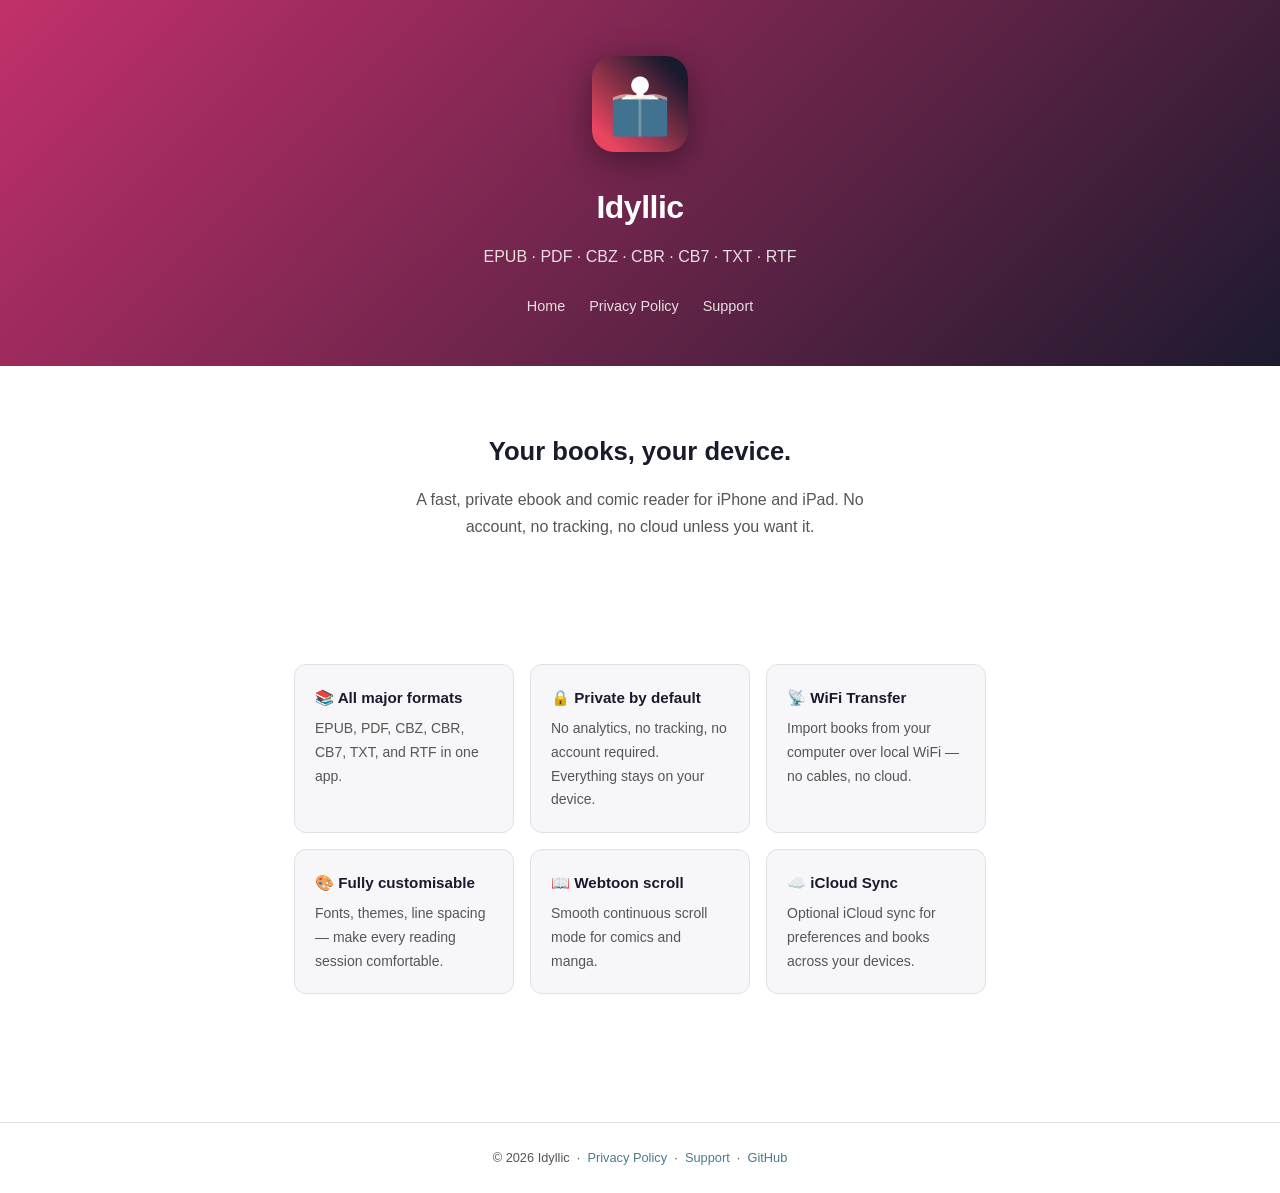
<file: docs/index.html>
<!DOCTYPE html>
<html lang="en">
<head>
  <meta charset="UTF-8">
  <meta name="viewport" content="width=device-width, initial-scale=1">
  <title>Idyllic — A private reader for books and comics</title>
  <meta name="description" content="Read EPUB, PDF, and comics on iPhone and iPad. No account required, no tracking, your books stay on your device.">
  <link rel="icon" href="icon.png">
  <link rel="stylesheet" href="style.css">
</head>
<body>

<header class="site-header">
  <img src="icon.png" alt="Idyllic icon">
  <h1>Idyllic</h1>
  <p>EPUB · PDF · CBZ · CBR · CB7 · TXT · RTF</p>
  <nav>
    <a href="index.html">Home</a>
    <a href="privacy.html">Privacy Policy</a>
    <a href="support.html">Support</a>
  </nav>
</header>

<main>
  <section class="hero">
    <h2>Your books, your device.</h2>
    <p>A fast, private ebook and comic reader for iPhone and iPad. No account, no tracking, no cloud unless you want it.</p>
    <!-- Uncomment when live on the App Store:
    <a class="badge" href="https://apps.apple.com/app/idXXXXXXXXX">
      <img src="https://developer.apple.com/assets/elements/badges/download-on-the-app-store.svg" alt="Download on the App Store">
    </a>
    -->
  </section>

  <div class="features">
    <div class="feature">
      <h3>📚 All major formats</h3>
      <p>EPUB, PDF, CBZ, CBR, CB7, TXT, and RTF in one app.</p>
    </div>
    <div class="feature">
      <h3>🔒 Private by default</h3>
      <p>No analytics, no tracking, no account required. Everything stays on your device.</p>
    </div>
    <div class="feature">
      <h3>📡 WiFi Transfer</h3>
      <p>Import books from your computer over local WiFi — no cables, no cloud.</p>
    </div>
    <div class="feature">
      <h3>🎨 Fully customisable</h3>
      <p>Fonts, themes, line spacing — make every reading session comfortable.</p>
    </div>
    <div class="feature">
      <h3>📖 Webtoon scroll</h3>
      <p>Smooth continuous scroll mode for comics and manga.</p>
    </div>
    <div class="feature">
      <h3>☁️ iCloud Sync</h3>
      <p>Optional iCloud sync for preferences and books across your devices.</p>
    </div>
  </div>
</main>

<footer>
  &copy; 2026 Idyllic &nbsp;·&nbsp;
  <a href="privacy.html">Privacy Policy</a> &nbsp;·&nbsp;
  <a href="support.html">Support</a> &nbsp;·&nbsp;
  <a href="https://github.com/cheokjiade/idyllic-ebook-reader">GitHub</a>
</footer>

</body>
</html>
</file>
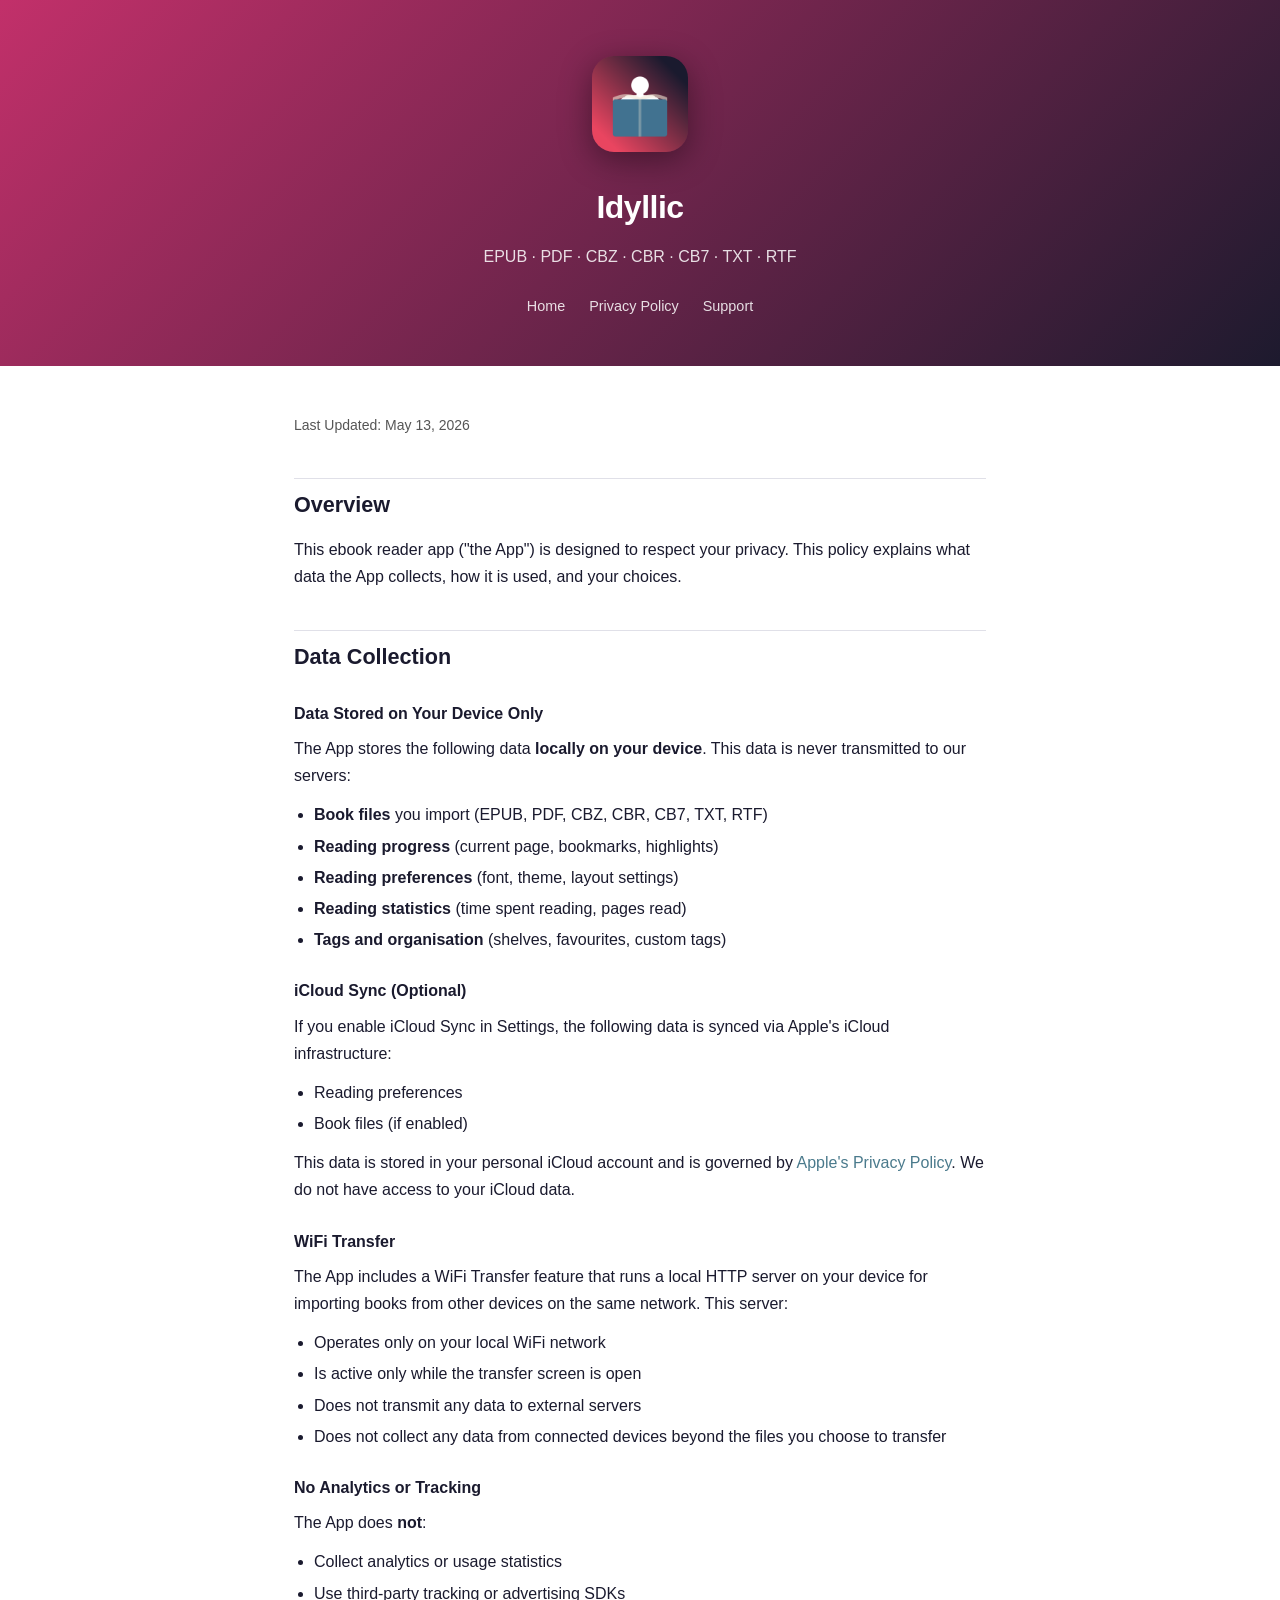
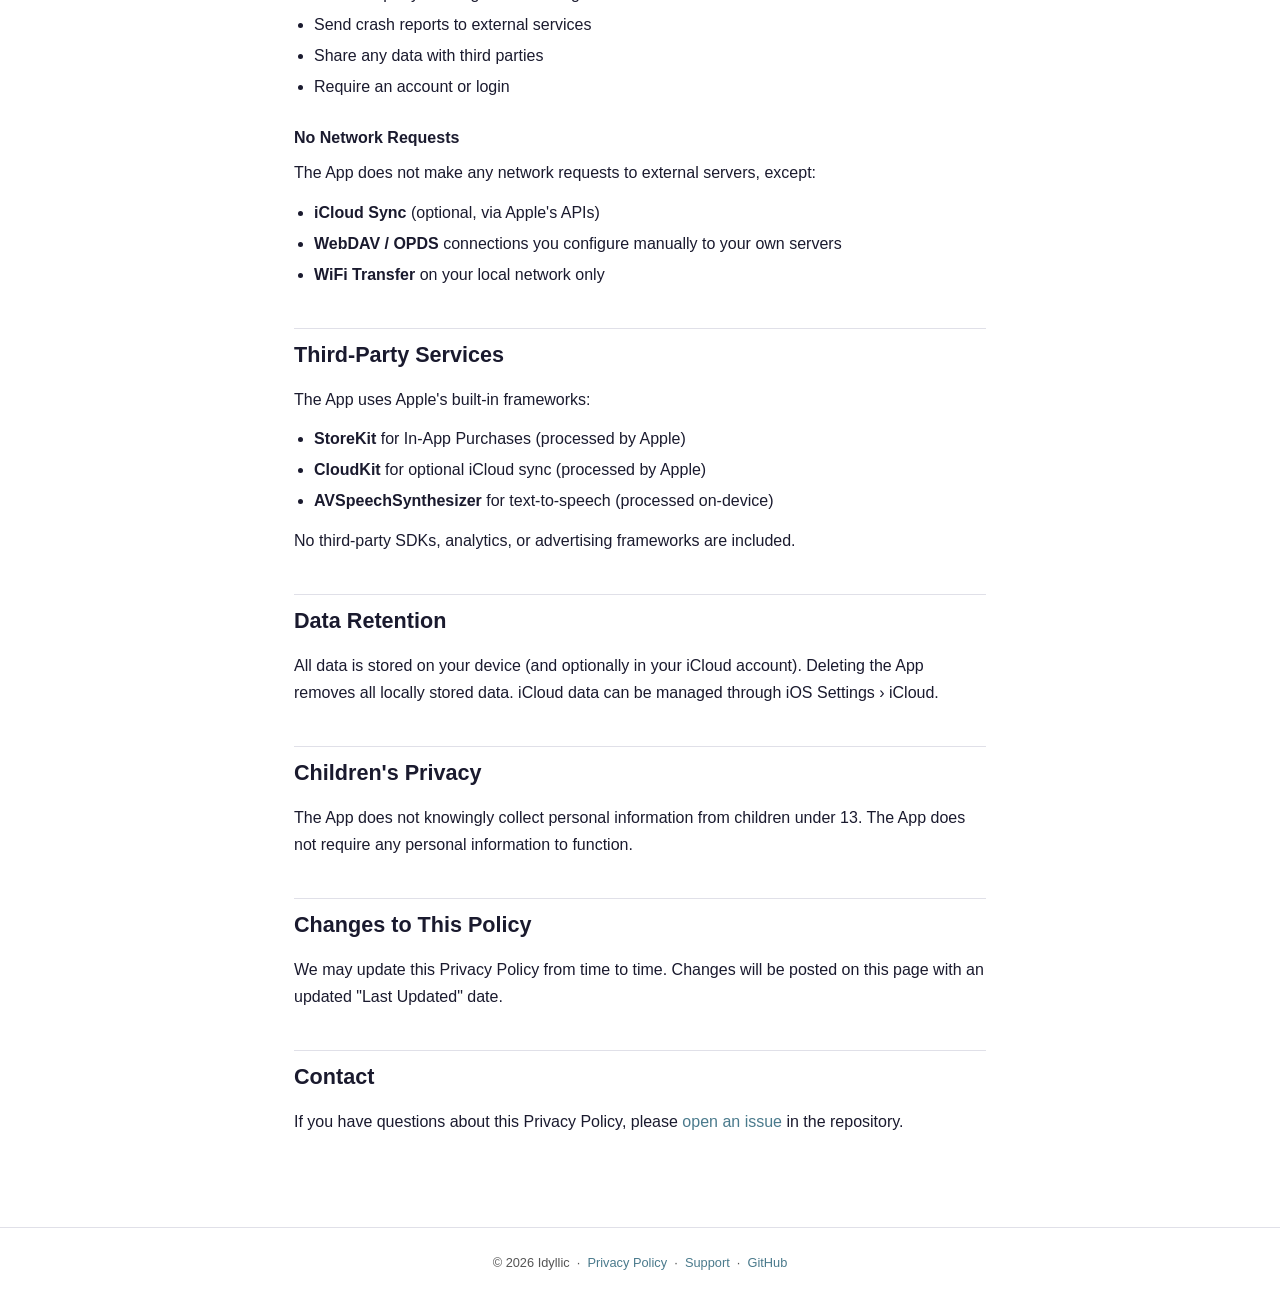
<file: docs/privacy.html>
<!DOCTYPE html>
<html lang="en">
<head>
  <meta charset="UTF-8">
  <meta name="viewport" content="width=device-width, initial-scale=1">
  <title>Privacy Policy — Idyllic</title>
  <meta name="description" content="Privacy policy for the Idyllic iOS app.">
  <link rel="icon" href="icon.png">
  <link rel="stylesheet" href="style.css">
</head>
<body>

<header class="site-header">
  <img src="icon.png" alt="Idyllic icon">
  <h1>Idyllic</h1>
  <p>EPUB · PDF · CBZ · CBR · CB7 · TXT · RTF</p>
  <nav>
    <a href="index.html">Home</a>
    <a href="privacy.html">Privacy Policy</a>
    <a href="support.html">Support</a>
  </nav>
</header>

<main>
  <article class="policy">
    <p class="meta">Last Updated: May 13, 2026</p>

    <h2>Overview</h2>
    <p>This ebook reader app ("the App") is designed to respect your privacy. This policy explains what data the App collects, how it is used, and your choices.</p>

    <h2>Data Collection</h2>

    <h3>Data Stored on Your Device Only</h3>
    <p>The App stores the following data <strong>locally on your device</strong>. This data is never transmitted to our servers:</p>
    <ul>
      <li><strong>Book files</strong> you import (EPUB, PDF, CBZ, CBR, CB7, TXT, RTF)</li>
      <li><strong>Reading progress</strong> (current page, bookmarks, highlights)</li>
      <li><strong>Reading preferences</strong> (font, theme, layout settings)</li>
      <li><strong>Reading statistics</strong> (time spent reading, pages read)</li>
      <li><strong>Tags and organisation</strong> (shelves, favourites, custom tags)</li>
    </ul>

    <h3>iCloud Sync (Optional)</h3>
    <p>If you enable iCloud Sync in Settings, the following data is synced via Apple's iCloud infrastructure:</p>
    <ul>
      <li>Reading preferences</li>
      <li>Book files (if enabled)</li>
    </ul>
    <p>This data is stored in your personal iCloud account and is governed by <a href="https://www.apple.com/privacy/">Apple's Privacy Policy</a>. We do not have access to your iCloud data.</p>

    <h3>WiFi Transfer</h3>
    <p>The App includes a WiFi Transfer feature that runs a local HTTP server on your device for importing books from other devices on the same network. This server:</p>
    <ul>
      <li>Operates only on your local WiFi network</li>
      <li>Is active only while the transfer screen is open</li>
      <li>Does not transmit any data to external servers</li>
      <li>Does not collect any data from connected devices beyond the files you choose to transfer</li>
    </ul>

    <h3>No Analytics or Tracking</h3>
    <p>The App does <strong>not</strong>:</p>
    <ul>
      <li>Collect analytics or usage statistics</li>
      <li>Use third-party tracking or advertising SDKs</li>
      <li>Send crash reports to external services</li>
      <li>Share any data with third parties</li>
      <li>Require an account or login</li>
    </ul>

    <h3>No Network Requests</h3>
    <p>The App does not make any network requests to external servers, except:</p>
    <ul>
      <li><strong>iCloud Sync</strong> (optional, via Apple's APIs)</li>
      <li><strong>WebDAV / OPDS</strong> connections you configure manually to your own servers</li>
      <li><strong>WiFi Transfer</strong> on your local network only</li>
    </ul>

    <h2>Third-Party Services</h2>
    <p>The App uses Apple's built-in frameworks:</p>
    <ul>
      <li><strong>StoreKit</strong> for In-App Purchases (processed by Apple)</li>
      <li><strong>CloudKit</strong> for optional iCloud sync (processed by Apple)</li>
      <li><strong>AVSpeechSynthesizer</strong> for text-to-speech (processed on-device)</li>
    </ul>
    <p>No third-party SDKs, analytics, or advertising frameworks are included.</p>

    <h2>Data Retention</h2>
    <p>All data is stored on your device (and optionally in your iCloud account). Deleting the App removes all locally stored data. iCloud data can be managed through iOS Settings &rsaquo; iCloud.</p>

    <h2>Children's Privacy</h2>
    <p>The App does not knowingly collect personal information from children under 13. The App does not require any personal information to function.</p>

    <h2>Changes to This Policy</h2>
    <p>We may update this Privacy Policy from time to time. Changes will be posted on this page with an updated "Last Updated" date.</p>

    <h2>Contact</h2>
    <p>If you have questions about this Privacy Policy, please <a href="https://github.com/cheokjiade/idyllic-ebook-reader/issues">open an issue</a> in the repository.</p>
  </article>
</main>

<footer>
  &copy; 2026 Idyllic &nbsp;·&nbsp;
  <a href="privacy.html">Privacy Policy</a> &nbsp;·&nbsp;
  <a href="support.html">Support</a> &nbsp;·&nbsp;
  <a href="https://github.com/cheokjiade/idyllic-ebook-reader">GitHub</a>
</footer>

</body>
</html>
</file>
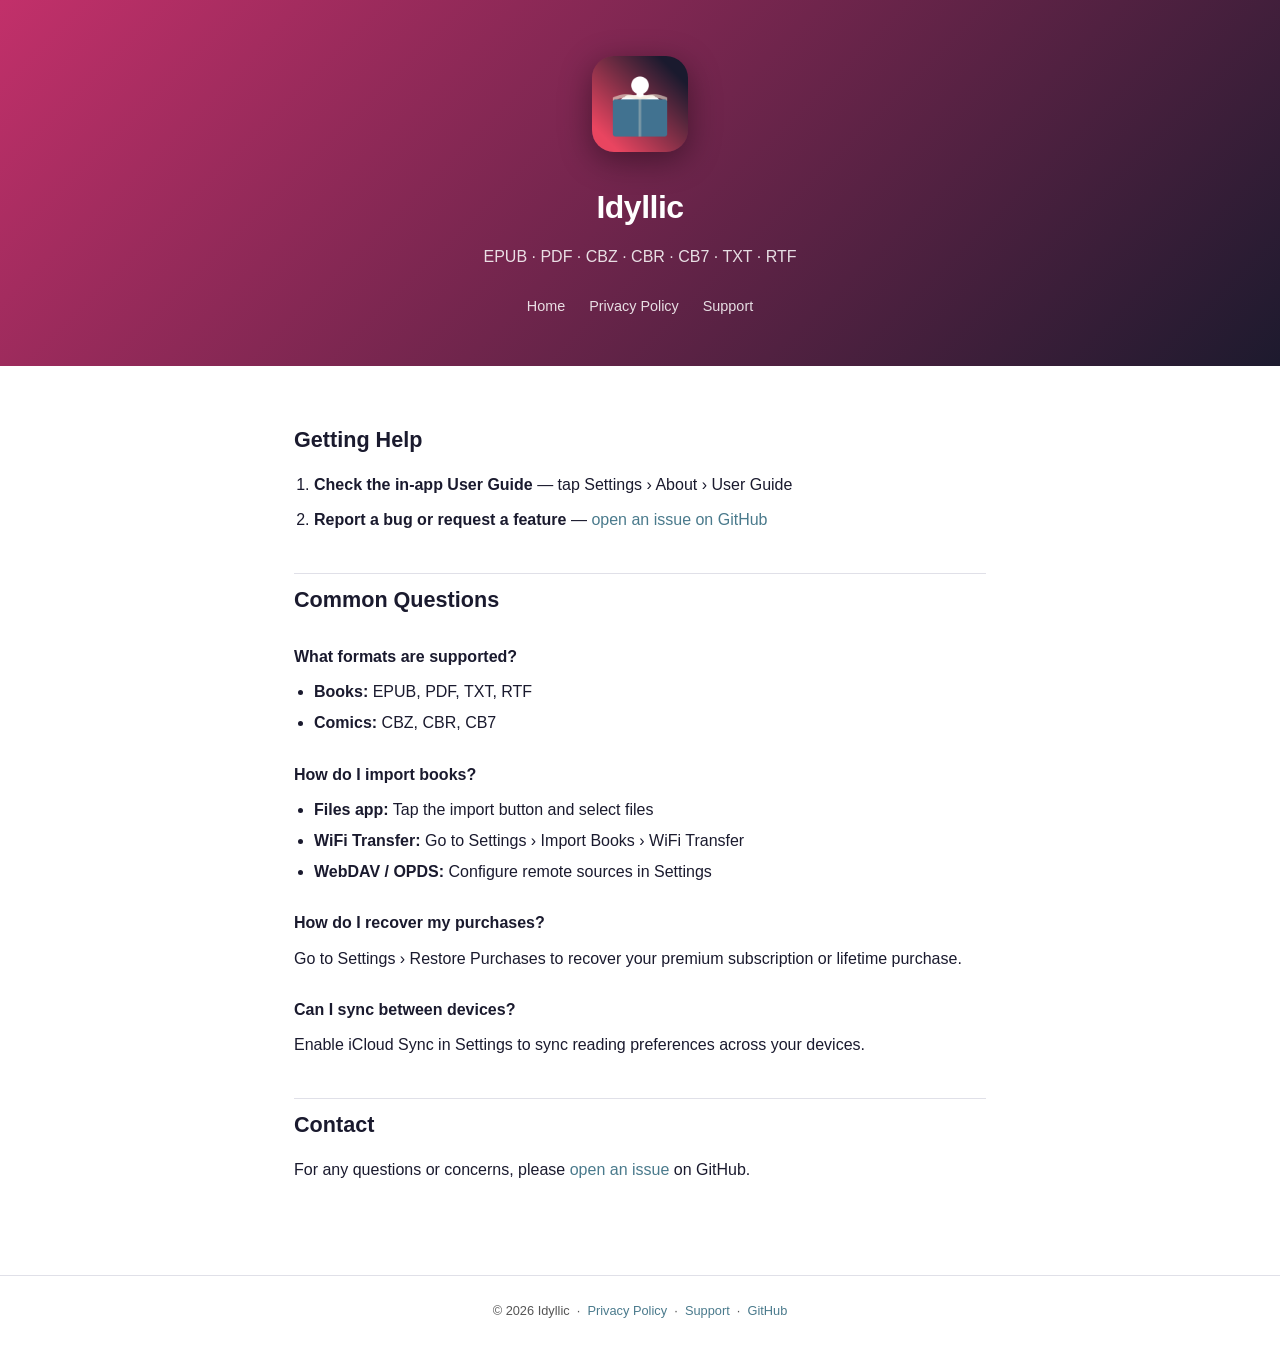
<file: docs/support.html>
<!DOCTYPE html>
<html lang="en">
<head>
  <meta charset="UTF-8">
  <meta name="viewport" content="width=device-width, initial-scale=1">
  <title>Support — Idyllic</title>
  <meta name="description" content="Get help with the Idyllic iOS app.">
  <link rel="icon" href="icon.png">
  <link rel="stylesheet" href="style.css">
</head>
<body>

<header class="site-header">
  <img src="icon.png" alt="Idyllic icon">
  <h1>Idyllic</h1>
  <p>EPUB · PDF · CBZ · CBR · CB7 · TXT · RTF</p>
  <nav>
    <a href="index.html">Home</a>
    <a href="privacy.html">Privacy Policy</a>
    <a href="support.html">Support</a>
  </nav>
</header>

<main>
  <article class="policy">

    <h2>Getting Help</h2>
    <ol style="padding-left:20px; margin-bottom:12px;">
      <li style="margin-bottom:8px;"><strong>Check the in-app User Guide</strong> — tap Settings &rsaquo; About &rsaquo; User Guide</li>
      <li><strong>Report a bug or request a feature</strong> — <a href="https://github.com/cheokjiade/idyllic-ebook-reader/issues/new">open an issue on GitHub</a></li>
    </ol>

    <h2>Common Questions</h2>

    <h3>What formats are supported?</h3>
    <ul>
      <li><strong>Books:</strong> EPUB, PDF, TXT, RTF</li>
      <li><strong>Comics:</strong> CBZ, CBR, CB7</li>
    </ul>

    <h3>How do I import books?</h3>
    <ul>
      <li><strong>Files app:</strong> Tap the import button and select files</li>
      <li><strong>WiFi Transfer:</strong> Go to Settings &rsaquo; Import Books &rsaquo; WiFi Transfer</li>
      <li><strong>WebDAV / OPDS:</strong> Configure remote sources in Settings</li>
    </ul>

    <h3>How do I recover my purchases?</h3>
    <p>Go to Settings &rsaquo; Restore Purchases to recover your premium subscription or lifetime purchase.</p>

    <h3>Can I sync between devices?</h3>
    <p>Enable iCloud Sync in Settings to sync reading preferences across your devices.</p>

    <h2>Contact</h2>
    <p>For any questions or concerns, please <a href="https://github.com/cheokjiade/idyllic-ebook-reader/issues/new">open an issue</a> on GitHub.</p>

  </article>
</main>

<footer>
  &copy; 2026 Idyllic &nbsp;·&nbsp;
  <a href="privacy.html">Privacy Policy</a> &nbsp;·&nbsp;
  <a href="support.html">Support</a> &nbsp;·&nbsp;
  <a href="https://github.com/cheokjiade/idyllic-ebook-reader">GitHub</a>
</footer>

</body>
</html>
</file>
<file: docs/style.css>
:root {
  --brand-start: #c2306a;
  --brand-end: #1d1a2e;
  --accent: #4a7a8c;
  --text: #1a1a2e;
  --text-muted: #555;
  --bg: #fff;
  --surface: #f7f7f9;
  --border: #e0e0e8;
  --radius: 12px;
}

@media (prefers-color-scheme: dark) {
  :root {
    --text: #eaeaf2;
    --text-muted: #aaa;
    --bg: #12111e;
    --surface: #1d1c2e;
    --border: #2e2d42;
  }
}

* { box-sizing: border-box; margin: 0; padding: 0; }

body {
  font-family: -apple-system, BlinkMacSystemFont, "Segoe UI", sans-serif;
  font-size: 16px;
  line-height: 1.7;
  color: var(--text);
  background: var(--bg);
}

a { color: var(--accent); text-decoration: none; }
a:hover { text-decoration: underline; }

/* ── Header ── */
.site-header {
  background: linear-gradient(135deg, var(--brand-start), var(--brand-end));
  color: #fff;
  text-align: center;
  padding: 56px 24px 48px;
}

.site-header img {
  width: 96px;
  height: 96px;
  border-radius: 22px;
  box-shadow: 0 8px 32px rgba(0,0,0,0.4);
  margin-bottom: 20px;
}

.site-header h1 {
  font-size: 2rem;
  font-weight: 700;
  letter-spacing: -0.5px;
}

.site-header p {
  margin-top: 8px;
  font-size: 1rem;
  opacity: 0.85;
}

.site-header nav {
  margin-top: 24px;
  display: flex;
  justify-content: center;
  gap: 24px;
}

.site-header nav a {
  color: rgba(255,255,255,0.85);
  font-size: 0.9rem;
  font-weight: 500;
}

.site-header nav a:hover { color: #fff; text-decoration: none; }

/* ── Main content ── */
main {
  max-width: 740px;
  margin: 0 auto;
  padding: 48px 24px 80px;
}

/* ── Hero (index only) ── */
.hero {
  text-align: center;
  padding: 16px 0 48px;
}

.hero h2 {
  font-size: 1.6rem;
  font-weight: 700;
  margin-bottom: 12px;
}

.hero p {
  color: var(--text-muted);
  max-width: 480px;
  margin: 0 auto 28px;
}

.badge img { height: 52px; }

/* ── Feature grid ── */
.features {
  display: grid;
  grid-template-columns: repeat(auto-fit, minmax(200px, 1fr));
  gap: 16px;
  margin: 48px 0;
}

.feature {
  background: var(--surface);
  border: 1px solid var(--border);
  border-radius: var(--radius);
  padding: 20px;
}

.feature h3 { font-size: 0.95rem; font-weight: 600; margin-bottom: 6px; }
.feature p  { font-size: 0.875rem; color: var(--text-muted); }

/* ── Privacy policy ── */
.policy h2 {
  font-size: 1.35rem;
  font-weight: 700;
  margin: 40px 0 12px;
  padding-top: 8px;
  border-top: 1px solid var(--border);
}

.policy h2:first-child { border-top: none; margin-top: 0; }

.policy h3 {
  font-size: 1rem;
  font-weight: 600;
  margin: 24px 0 8px;
}

.policy p  { margin-bottom: 12px; color: var(--text); }

.policy ul {
  padding-left: 20px;
  margin-bottom: 12px;
}

.policy ul li { margin-bottom: 4px; }

.policy strong { color: var(--text); }

.policy .meta {
  font-size: 0.875rem;
  color: var(--text-muted);
  margin-bottom: 36px;
}

/* ── Footer ── */
footer {
  text-align: center;
  padding: 24px;
  font-size: 0.8rem;
  color: var(--text-muted);
  border-top: 1px solid var(--border);
}
</file>
